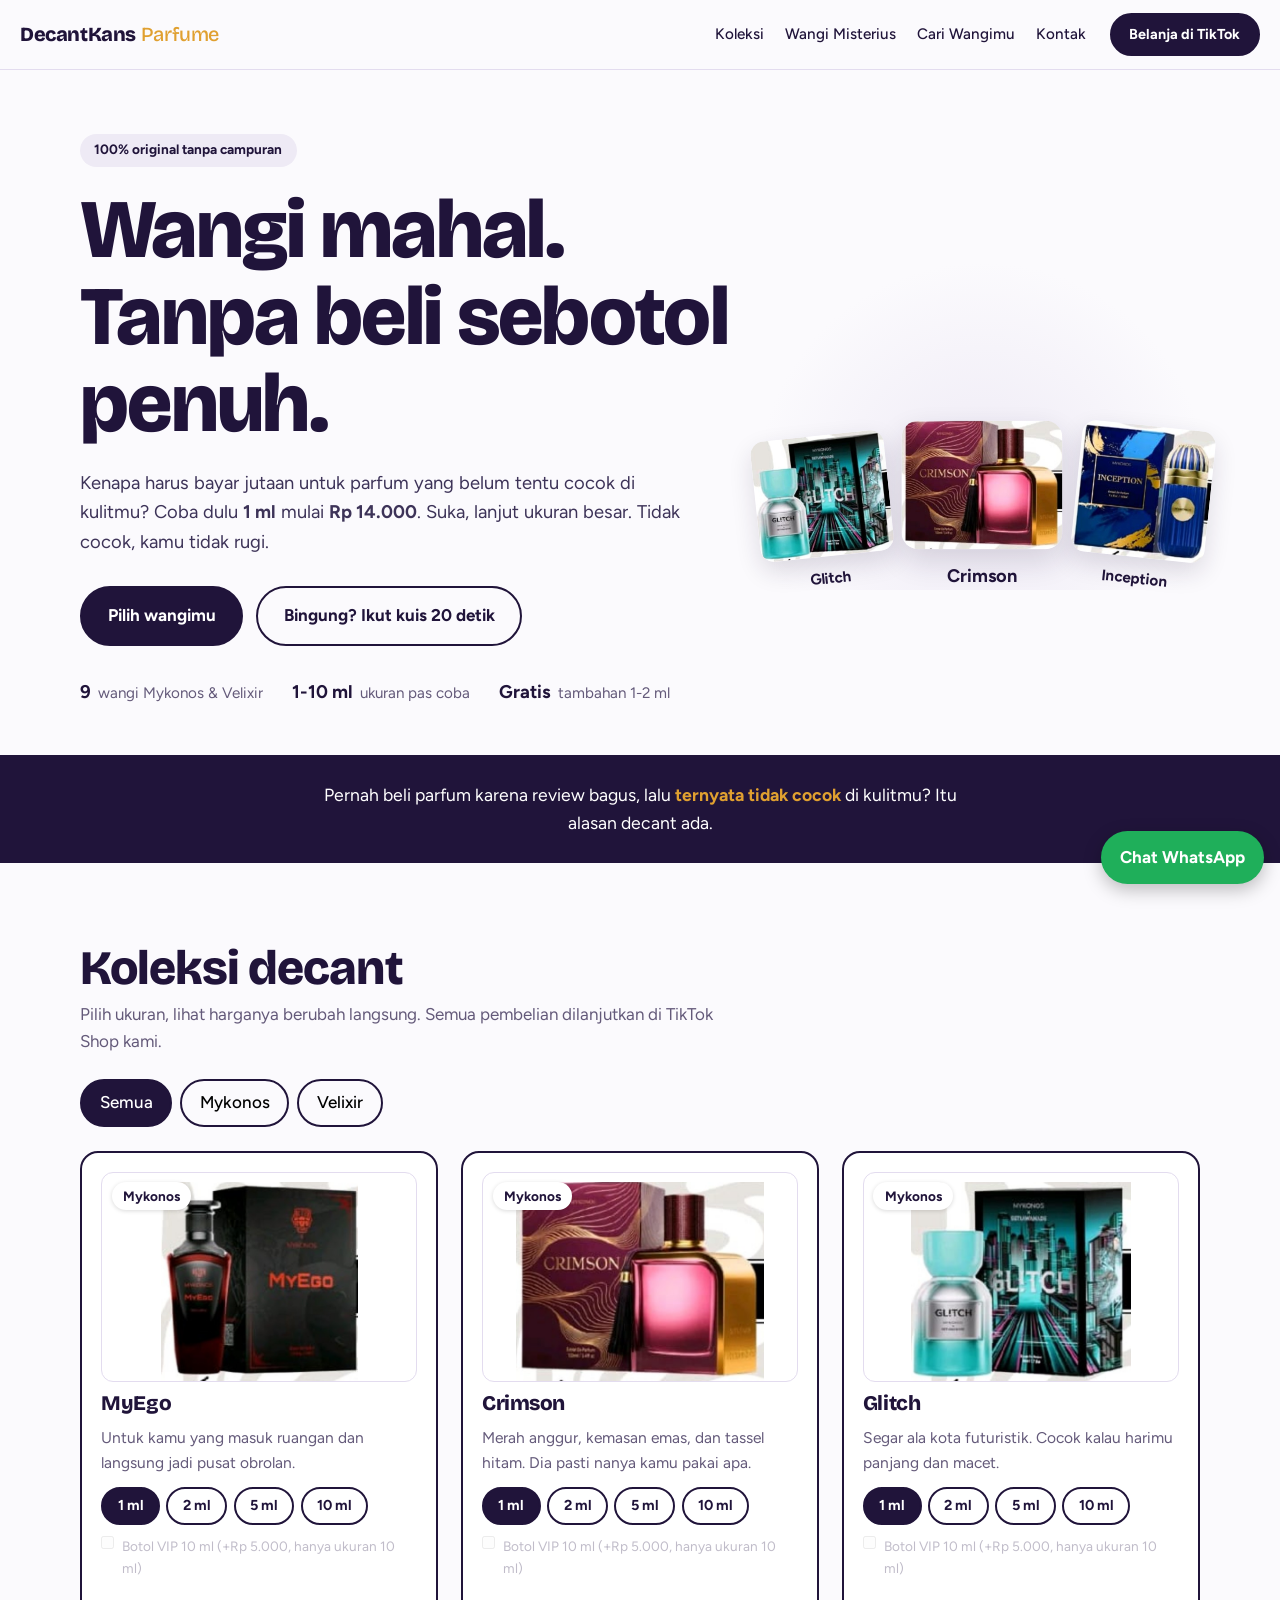
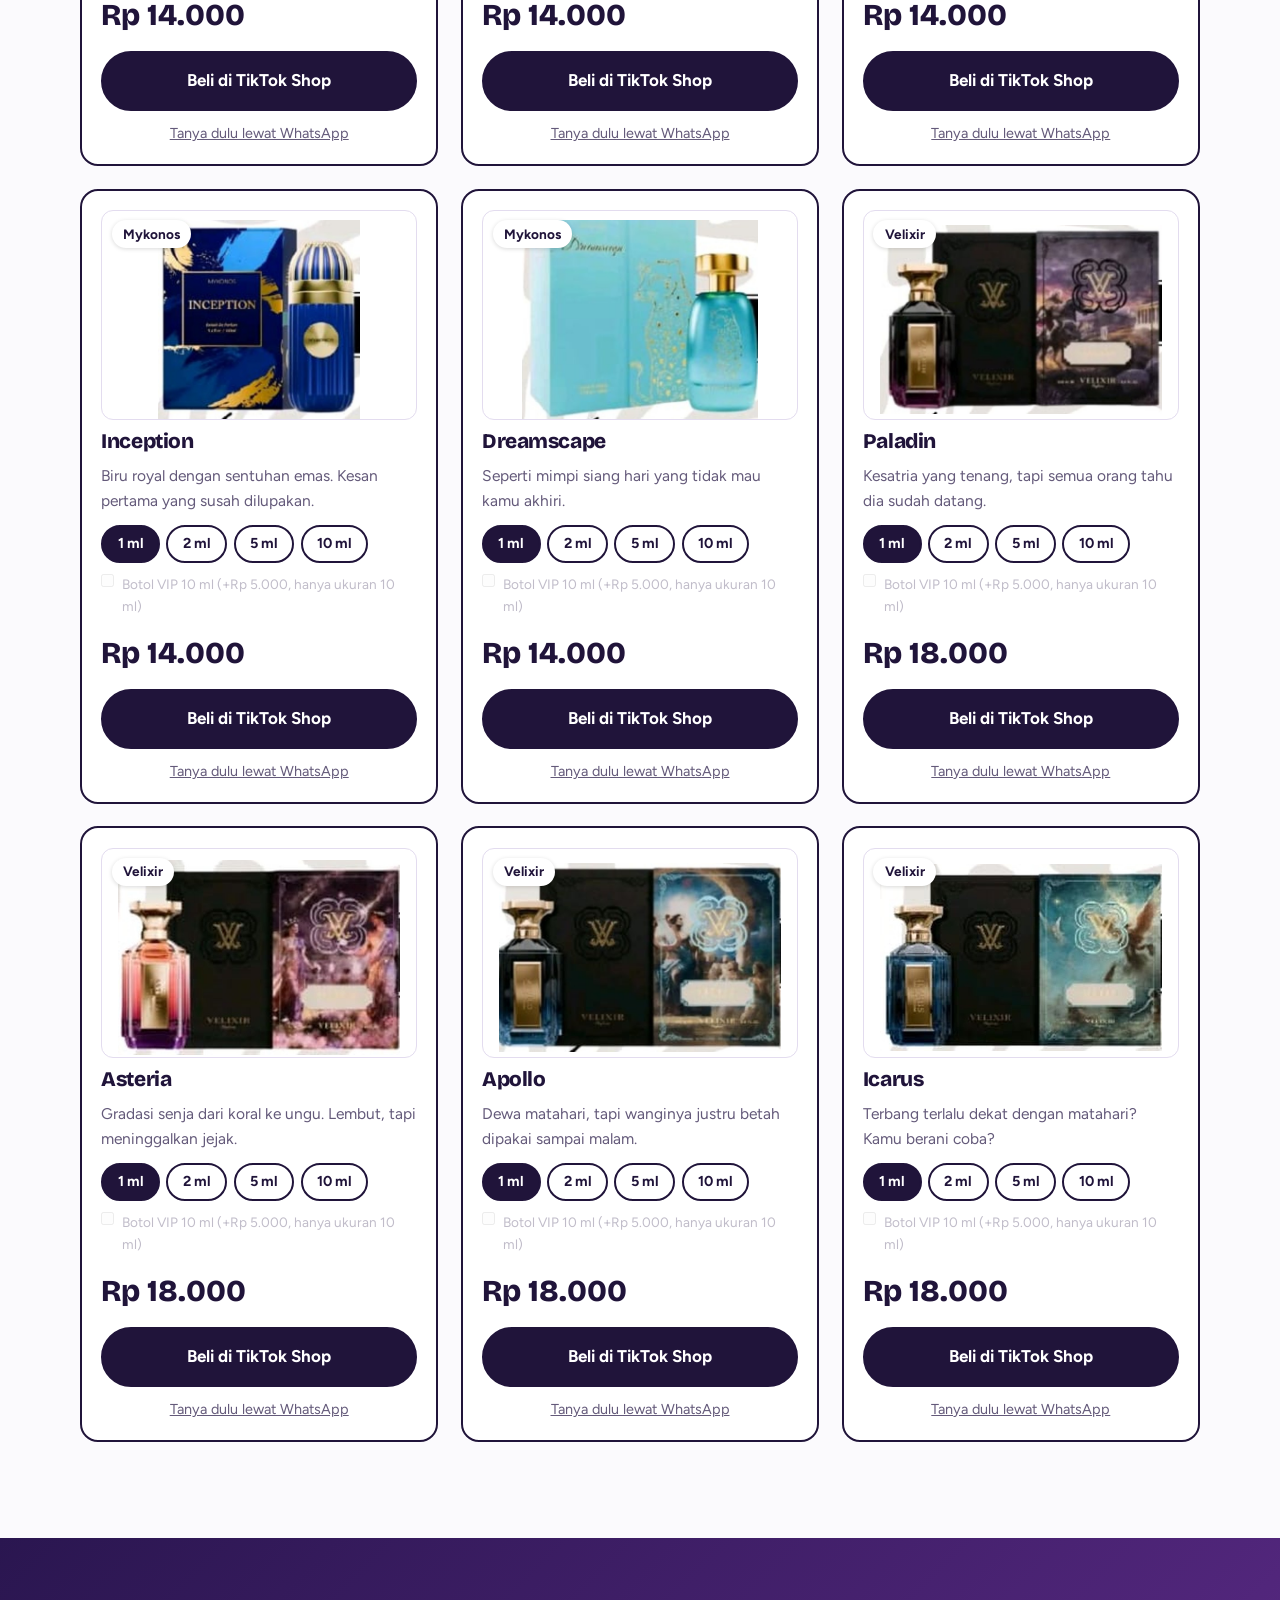
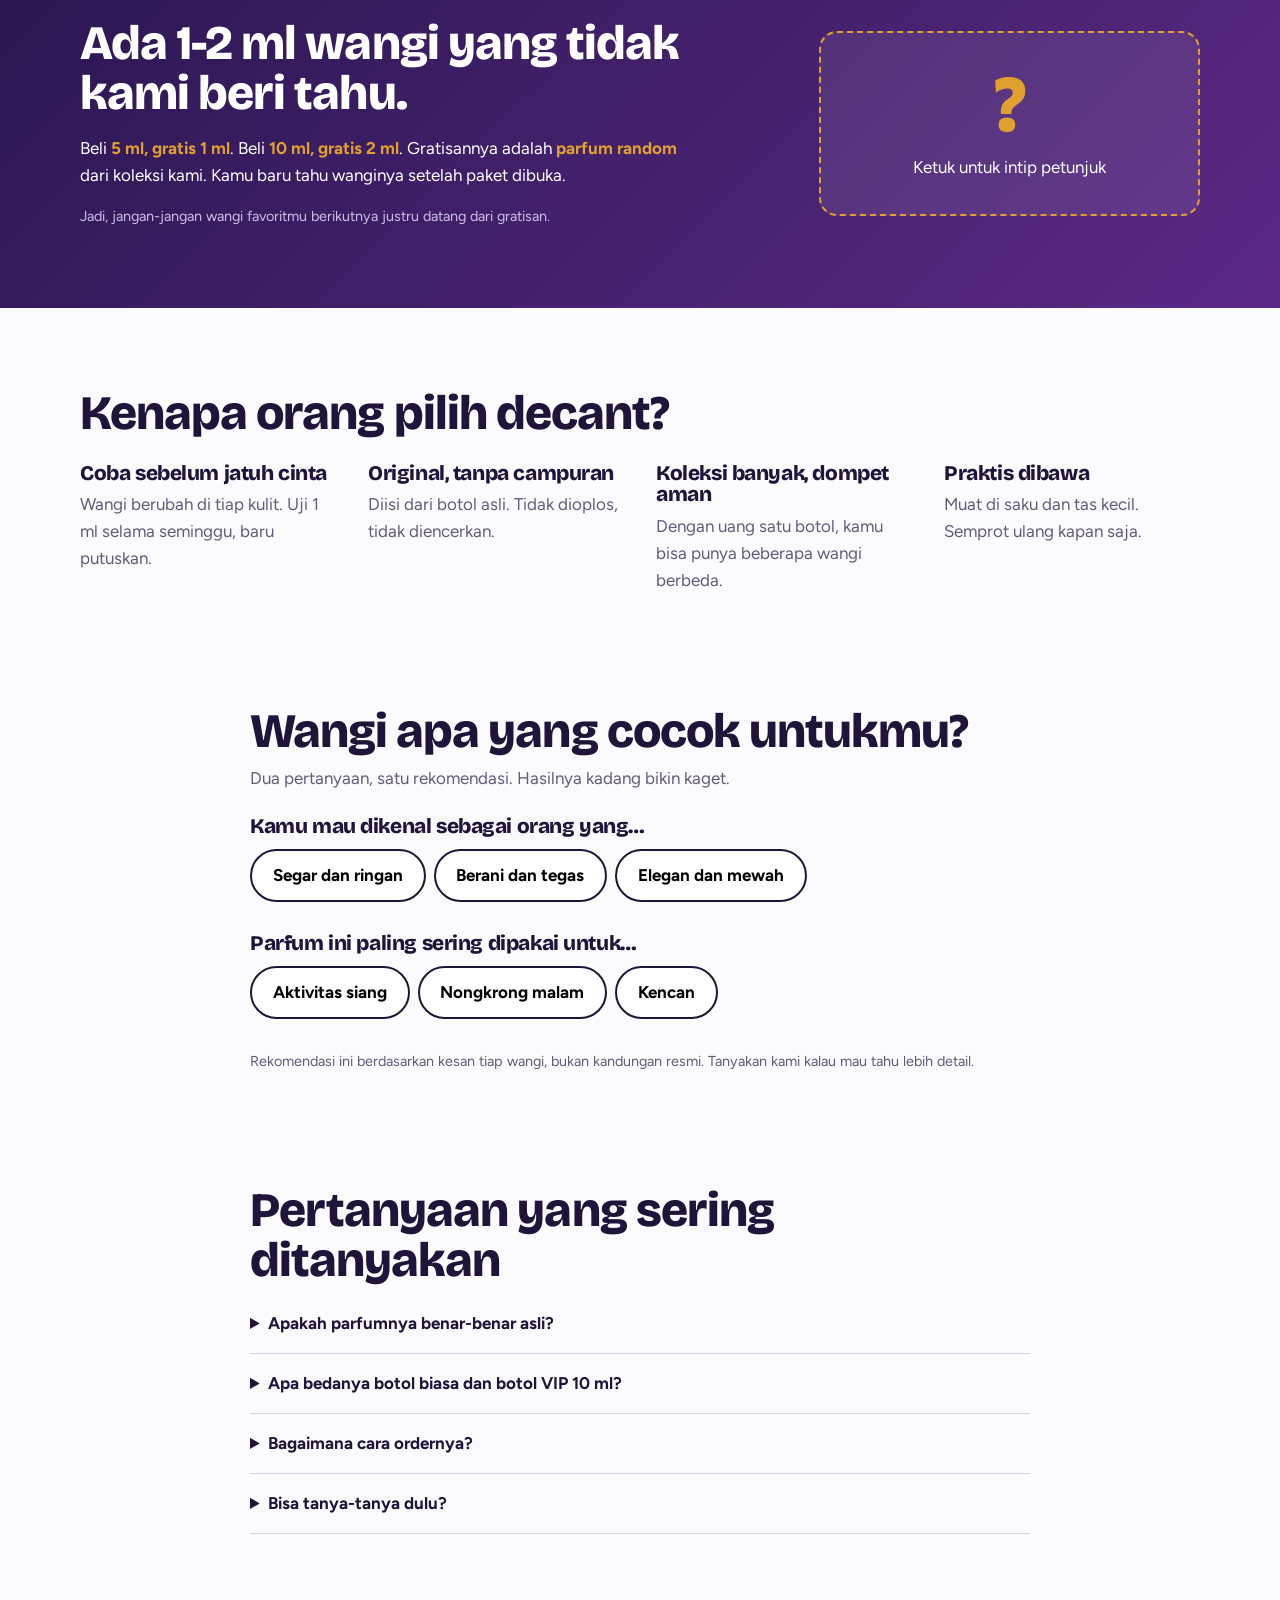
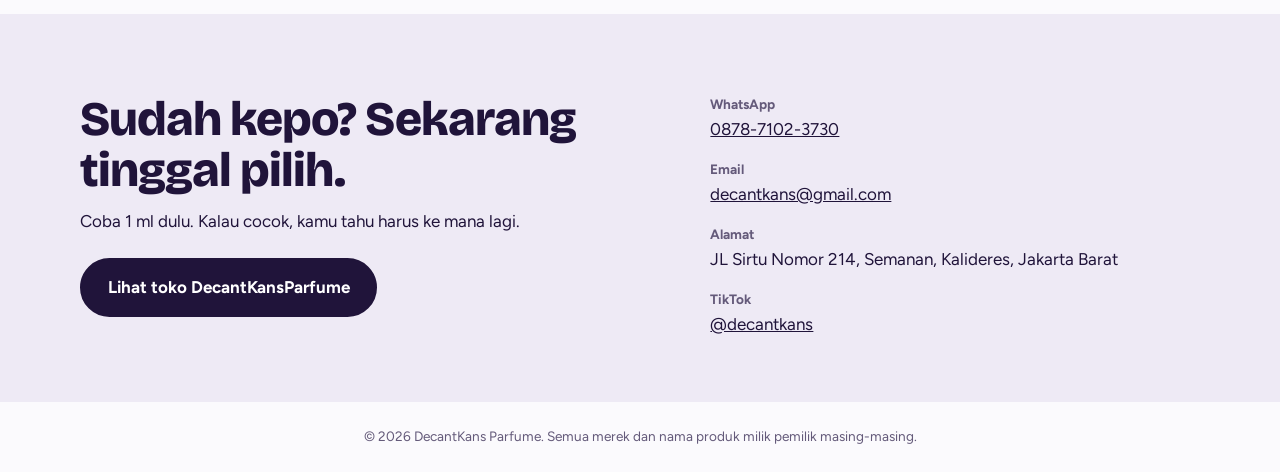
<file: index.html>
<!DOCTYPE html>
<html lang="id">
<head>
<meta charset="utf-8">
<meta name="viewport" content="width=device-width, initial-scale=1">
<title>DecantKans Parfume | Parfum Original Mulai Rp 14.000</title>
<meta name="description" content="Decant parfum Mykonos & Velixir 100% original tanpa campuran. Coba 1 ml dulu, mulai Rp 14.000. Beli 5 ml gratis 1 ml, beli 10 ml gratis 2 ml parfum random.">
<link rel="preconnect" href="https://fonts.googleapis.com">
<link rel="preconnect" href="https://fonts.gstatic.com" crossorigin>
<link href="https://fonts.googleapis.com/css2?family=Bricolage+Grotesque:opsz,wght@12..96,500;12..96,800&family=Figtree:wght@400;500;700&display=swap" rel="stylesheet">
<link rel="stylesheet" href="assets/style.css">
</head>
<body>

<header class="nav">
  <a class="logo" href="#top">DecantKans<span>Parfume</span></a>
  <nav>
    <a href="#koleksi">Koleksi</a>
    <a href="#kepo">Wangi Misterius</a>
    <a href="#kuis">Cari Wangimu</a>
    <a href="#kontak">Kontak</a>
  </nav>
  <a class="btn btn-sm" data-link="tiktokShop" href="https://vt.tiktok.com/ZSbrr4x3W/?page=Mall" target="_blank" rel="noopener">Belanja di TikTok</a>
</header>

<main id="top">
<section class="hero">
  <div class="hero-copy">
    <p class="chip">100% original tanpa campuran</p>
    <h1>Wangi mahal.<br>Tanpa beli sebotol penuh.</h1>
    <p class="lead">Kenapa harus bayar jutaan untuk parfum yang belum tentu cocok di kulitmu? Coba dulu <strong>1 ml</strong> mulai <strong data-mulai>Rp 14.000</strong>. Suka, lanjut ukuran besar. Tidak cocok, kamu tidak rugi.</p>
    <div class="cta-row">
      <a class="btn" href="#koleksi">Pilih wangimu</a>
      <a class="btn btn-ghost" href="#kuis">Bingung? Ikut kuis 20 detik</a>
    </div>
    <ul class="proof">
      <li><b data-jumlah>9</b> wangi Mykonos & Velixir</li>
      <li><b>1-10 ml</b> ukuran pas coba</li>
      <li><b>Gratis</b> tambahan 1-2 ml</li>
    </ul>
  </div>
  <div class="hero-vials" id="hero-vials" aria-hidden="true"></div>
</section>

<section class="strip">
  <p>Pernah beli parfum karena review bagus, lalu <em>ternyata tidak cocok</em> di kulitmu? Itu alasan decant ada.</p>
</section>

<section id="koleksi" class="wrap">
  <h2>Koleksi decant</h2>
  <p class="sub">Pilih ukuran, lihat harganya berubah langsung. Semua pembelian dilanjutkan di TikTok Shop kami.</p>
  <div class="filters" id="filters" role="tablist"></div>
  <div class="grid" id="grid">
    <noscript><p>Aktifkan JavaScript untuk melihat koleksi dan harga.</p></noscript>
  </div>
</section>

<section id="kepo" class="mystery">
  <div class="wrap mystery-in">
    <div>
      <h2>Ada 1-2 ml wangi yang tidak kami beri tahu.</h2>
      <p>Beli <b>5 ml, gratis 1 ml</b>. Beli <b>10 ml, gratis 2 ml</b>. Gratisannya adalah <b>parfum random</b> dari koleksi kami. Kamu baru tahu wanginya setelah paket dibuka.</p>
      <p class="small">Jadi, jangan-jangan wangi favoritmu berikutnya justru datang dari gratisan.</p>
    </div>
    <button id="reveal" class="gift" type="button" aria-live="polite">
      <span class="q">?</span>
      <span class="t">Ketuk untuk intip petunjuk</span>
    </button>
  </div>
</section>

<section class="wrap why">
  <h2>Kenapa orang pilih decant?</h2>
  <div class="why-grid">
    <div><h3>Coba sebelum jatuh cinta</h3><p>Wangi berubah di tiap kulit. Uji 1 ml selama seminggu, baru putuskan.</p></div>
    <div><h3>Original, tanpa campuran</h3><p>Diisi dari botol asli. Tidak dioplos, tidak diencerkan.</p></div>
    <div><h3>Koleksi banyak, dompet aman</h3><p>Dengan uang satu botol, kamu bisa punya beberapa wangi berbeda.</p></div>
    <div><h3>Praktis dibawa</h3><p>Muat di saku dan tas kecil. Semprot ulang kapan saja.</p></div>
  </div>
</section>

<section id="kuis" class="wrap quiz">
  <h2>Wangi apa yang cocok untukmu?</h2>
  <p class="sub">Dua pertanyaan, satu rekomendasi. Hasilnya kadang bikin kaget.</p>
  <div id="quiz">
    <div class="q-block" data-q="vibe"><h3>Kamu mau dikenal sebagai orang yang…</h3>
      <button data-v="fresh">Segar dan ringan</button><button data-v="bold">Berani dan tegas</button><button data-v="elegant">Elegan dan mewah</button></div>
    <div class="q-block" data-q="moment"><h3>Parfum ini paling sering dipakai untuk…</h3>
      <button data-v="day">Aktivitas siang</button><button data-v="night">Nongkrong malam</button><button data-v="date">Kencan</button></div>
    <div id="result" hidden></div>
  </div>
  <p class="small">Rekomendasi ini berdasarkan kesan tiap wangi, bukan kandungan resmi. Tanyakan kami kalau mau tahu lebih detail.</p>
</section>

<section class="wrap faq">
  <h2>Pertanyaan yang sering ditanyakan</h2>
  <details><summary>Apakah parfumnya benar-benar asli?</summary><p>Ya. Decant diambil dari botol asli, tanpa campuran.</p></details>
  <details><summary>Apa bedanya botol biasa dan botol VIP 10 ml?</summary><p>Botol VIP adalah botol kaca kotak 10 ml yang lebih rapi, cocok untuk hadiah atau koleksi.</p></details>
  <details><summary>Bagaimana cara ordernya?</summary><p>Pilih wangi dan ukuran, tekan tombol beli, lalu selesaikan pesanan di TikTok Shop kami.</p></details>
  <details><summary>Bisa tanya-tanya dulu?</summary><p>Tentu. Klik tombol WhatsApp di kartu produk atau di bagian kontak.</p></details>
</section>

<section id="kontak" class="contact">
  <div class="wrap contact-in">
    <div>
      <h2>Sudah kepo? Sekarang tinggal pilih.</h2>
      <p>Coba 1 ml dulu. Kalau cocok, kamu tahu harus ke mana lagi.</p>
      <a class="btn" data-link="tiktokShop" href="https://vt.tiktok.com/ZSbrr4x3W/?page=Mall" target="_blank" rel="noopener">Lihat toko DecantKansParfume</a>
    </div>
    <ul class="info">
      <li><b>WhatsApp</b><a data-link="wa" href="https://wa.me/6287871023730" target="_blank" rel="noopener">0878-7102-3730</a></li>
      <li><b>Email</b><a data-link="email" href="mailto:decantkans@gmail.com">decantkans@gmail.com</a></li>
      <li><b>Alamat</b><span data-alamat>JL Sirtu Nomor 214, Semanan, Kalideres, Jakarta Barat</span></li>
      <li><b>TikTok</b><a data-link="tiktokProfil" href="https://www.tiktok.com/@decantkans" target="_blank" rel="noopener">@decantkans</a></li>
    </ul>
  </div>
</section>
</main>

<footer><p>&copy; <span data-tahun>2026</span> DecantKans Parfume. Semua merek dan nama produk milik pemilik masing-masing.</p></footer>

<a class="float-wa" data-link="wa" href="https://wa.me/6287871023730" target="_blank" rel="noopener">Chat WhatsApp</a>

<script src="assets/data.js"></script>
<script src="assets/app.js"></script>
</body>
</html>
</file>
<file: assets/style.css>
:root{--ink:#20143A;--mist:#EEEAF5;--paper:#FBFAFD;--gold:#E0A030;--coral:#FF5A5F;--mute:#645A7A;--r:18px}
*{box-sizing:border-box;margin:0}
html{scroll-behavior:smooth}
body{font-family:Figtree,system-ui,sans-serif;color:var(--ink);background:var(--paper);line-height:1.6;font-size:17px}
h1,h2,h3,.logo{font-family:'Bricolage Grotesque',sans-serif;line-height:1.05;letter-spacing:-.02em}
h1{font-size:clamp(2.6rem,7vw,5.2rem);font-weight:800}
h2{font-size:clamp(1.9rem,4vw,3rem);font-weight:800;margin-bottom:.5rem}
h3{font-size:1.3rem;font-weight:800}
a{color:inherit}
.wrap{max-width:1160px;margin:0 auto;padding:5rem 1.25rem 2rem}
.sub{color:var(--mute);margin-bottom:1.5rem;max-width:60ch}
.small{font-size:.9rem;color:var(--mute)}
:focus-visible{outline:3px solid var(--gold);outline-offset:3px}

.nav{position:sticky;top:0;z-index:20;display:flex;align-items:center;gap:1.5rem;padding:.8rem 1.25rem;background:rgba(251,250,253,.9);backdrop-filter:blur(10px);border-bottom:1px solid #e3dcef}
.logo{font-weight:800;font-size:1.25rem;text-decoration:none}
.logo span{font-weight:500;color:var(--gold);margin-left:.3rem}
.nav nav{margin-left:auto;display:flex;gap:1.3rem}
.nav nav a{text-decoration:none;font-weight:500;font-size:.95rem}
.nav nav a:hover{color:var(--coral)}

.btn{display:inline-block;background:var(--ink);color:#fff;text-decoration:none;font-weight:700;padding:.9rem 1.6rem;border-radius:999px;border:2px solid var(--ink);cursor:pointer;font:inherit;font-weight:700;transition:transform .15s,background .15s}
.btn:hover{transform:translateY(-2px);background:#3a2568}
.btn-sm{padding:.5rem 1.1rem;font-size:.9rem}
.btn-ghost{background:transparent;color:var(--ink)}
.btn-ghost:hover{background:var(--mist)}
.btn-block{display:block;text-align:center;width:100%}

.hero{display:grid;grid-template-columns:1.2fr .8fr;gap:2rem;align-items:center;max-width:1160px;margin:0 auto;padding:4rem 1.25rem 3rem}
.chip{display:inline-block;background:var(--mist);padding:.35rem .9rem;border-radius:999px;font-weight:700;font-size:.85rem;margin-bottom:1.2rem}
.lead{font-size:1.15rem;max-width:52ch;margin:1.3rem 0 1.8rem;color:#3d3358}
.cta-row{display:flex;flex-wrap:wrap;gap:.8rem}
.proof{list-style:none;padding:0;display:flex;flex-wrap:wrap;gap:.6rem 1.8rem;margin-top:2rem;color:var(--mute);font-size:.95rem}
.proof b{color:var(--ink);font-size:1.15rem;margin-right:.2rem}

/* botol decant */
.vial{--c1:#888;--c2:#333;display:flex;flex-direction:column;align-items:center}
.vial .cap{width:26px;height:34px;background:#111;border-radius:5px 5px 2px 2px;display:block}
.vial .body{position:relative;width:52px;height:170px;border:3px solid rgba(32,20,58,.75);border-radius:6px 6px 14px 14px;overflow:hidden;background:rgba(255,255,255,.6);display:block}
.vial .liq{position:absolute;inset:auto 0 0 0;height:72%;background:linear-gradient(180deg,var(--c1),var(--c2))}
.vial em{font-style:normal;font-weight:700;margin-top:.6rem;font-size:.95rem}
.vial.sm .cap{width:16px;height:22px}.vial.sm .body{width:34px;height:104px}
.hero-vials{display:flex;justify-content:center;align-items:flex-end;gap:.4rem;min-height:340px;background:radial-gradient(circle at 50% 70%,var(--mist),transparent 70%)}
.hv{display:flex;flex-direction:column;align-items:center;transform-origin:bottom center;flex:1 1 0;min-width:0}
.hv img{width:100%;height:auto;display:block;border-radius:14px;mix-blend-mode:multiply;box-shadow:0 10px 24px rgba(32,20,58,.14)}
.hv em{font-style:normal;font-weight:700;margin-top:.6rem;font-size:.95rem}
.hero-vials .v0{transform:rotate(-6deg)}.hero-vials .v1{transform:scale(1.2);z-index:2;margin:0 .6rem}.hero-vials .v2{transform:rotate(6deg)}
@keyframes fill{from{height:0}}

.strip{background:var(--ink);color:#fff;text-align:center;padding:1.6rem 1.25rem}
.strip p{max-width:60ch;margin:auto;font-size:1.1rem}
.strip em{color:var(--gold);font-style:normal;font-weight:700}

.filters{display:flex;gap:.5rem;margin-bottom:1.5rem}
.filters button{font:inherit;font-weight:500;padding:.5rem 1.1rem;border-radius:999px;border:2px solid var(--ink);background:none;cursor:pointer}
.filters button.on{background:var(--ink);color:#fff}
.grid{display:grid;grid-template-columns:repeat(auto-fill,minmax(300px,1fr));gap:1.4rem}
.card{background:#fff;border:2px solid var(--ink);border-radius:var(--r);padding:1.2rem;display:flex;flex-direction:column;gap:.7rem;transition:box-shadow .2s,transform .2s}
.card:hover{box-shadow:8px 8px 0 var(--c1);transform:translate(-3px,-3px)}
.card[hidden]{display:none}
.card-top{position:relative;display:flex;justify-content:center;align-items:flex-end;height:210px;padding:.6rem 1rem 0;border-radius:12px;overflow:hidden;background:#fff;border:1px solid #e3dcef}
.card-top img{width:100%;height:100%;object-fit:contain;mix-blend-mode:multiply}
.brand{position:absolute;top:.6rem;left:.6rem;font-weight:700;box-shadow:0 1px 4px rgba(0,0,0,.15);font-size:.85rem;background:#fff;padding:.2rem .7rem;border-radius:999px;align-self:flex-start}
.teaser{color:var(--mute);font-size:.97rem;min-height:3.2em}
.sizes{display:flex;gap:.4rem;flex-wrap:wrap}
.sizes input,.vip input{accent-color:var(--ink)}
.sizes input{position:absolute;opacity:0}
.sizes span{display:inline-block;padding:.35rem .9rem;border:2px solid var(--ink);border-radius:999px;font-weight:700;font-size:.9rem;cursor:pointer}
.sizes input:checked+span{background:var(--ink);color:#fff}
.sizes input:focus-visible+span{outline:3px solid var(--gold);outline-offset:2px}
.vip{font-size:.85rem;color:var(--mute);display:flex;gap:.5rem;align-items:flex-start}
.vip.off{opacity:.4}
.price-row{display:flex;align-items:baseline;gap:.7rem;flex-wrap:wrap}
.price{font-family:'Bricolage Grotesque';font-weight:800;font-size:1.9rem}
.bonus{color:var(--coral);font-weight:700}
.ask{text-align:center;font-size:.9rem;color:var(--mute)}

.mystery{background:linear-gradient(135deg,#2A1650,#5B2A86);color:#fff;margin-top:4rem}
.mystery-in{display:grid;grid-template-columns:1.3fr .7fr;gap:2rem;align-items:center;padding-bottom:5rem}
.mystery p{margin-top:1rem;max-width:56ch}
.mystery b{color:var(--gold)}
.mystery .small{color:#cdbfe8}
.gift{font:inherit;color:#fff;background:rgba(255,255,255,.08);border:2px dashed var(--gold);border-radius:var(--r);padding:2rem 1rem;cursor:pointer;display:grid;gap:.6rem;justify-items:center;text-align:center}
.gift .q{font-family:'Bricolage Grotesque';font-weight:800;font-size:5rem;line-height:1;color:var(--gold)}
.gift.shake .q{animation:shake .5s}
@keyframes shake{25%{transform:rotate(-14deg)}75%{transform:rotate(14deg)}}

.why-grid{display:grid;grid-template-columns:repeat(auto-fit,minmax(240px,1fr));gap:2rem;margin-top:1.5rem}
.why-grid p{color:var(--mute);margin-top:.4rem}

.quiz{max-width:820px}
.q-block{margin:1.4rem 0}
.q-block h3{margin-bottom:.7rem}
.q-block button{font:inherit;font-weight:700;margin:0 .5rem .5rem 0;padding:.7rem 1.3rem;border:2px solid var(--ink);border-radius:999px;background:#fff;cursor:pointer}
.q-block button.on{background:var(--ink);color:#fff}
#result{margin:1.5rem 0;padding:1.5rem;border-radius:var(--r);color:#fff;background:linear-gradient(135deg,var(--c1),var(--c2))}
#result h3{font-size:2rem}#result p{margin:.5rem 0 1rem}
#result .btn{background:#fff;color:var(--ink);border-color:#fff}

.faq{max-width:820px}
details{border-bottom:1px solid #d9d0ea;padding:1rem 0}
summary{font-weight:700;cursor:pointer}
details p{color:var(--mute);margin-top:.5rem}

.contact{background:var(--mist);margin-top:3rem}
.contact-in{display:grid;grid-template-columns:1.1fr .9fr;gap:2rem;padding-bottom:4rem}
.contact p{margin:.8rem 0 1.4rem}
.info{list-style:none;padding:0;display:grid;gap:1rem}
.info b{display:block;font-size:.85rem;color:var(--mute)}
footer{text-align:center;padding:1.5rem;font-size:.85rem;color:var(--mute)}
.float-wa{position:fixed;right:1rem;bottom:1rem;z-index:30;background:#1FAF5A;color:#fff;font-weight:700;text-decoration:none;padding:.8rem 1.2rem;border-radius:999px;box-shadow:0 6px 18px rgba(0,0,0,.25)}

@media(max-width:820px){
  .nav nav{display:none}.nav .btn{margin-left:auto}
  .hero,.mystery-in,.contact-in{grid-template-columns:1fr}
  .hero-vials{min-height:260px}
}
@media(prefers-reduced-motion:reduce){*{animation:none!important;transition:none!important;scroll-behavior:auto!important}}
</file>
